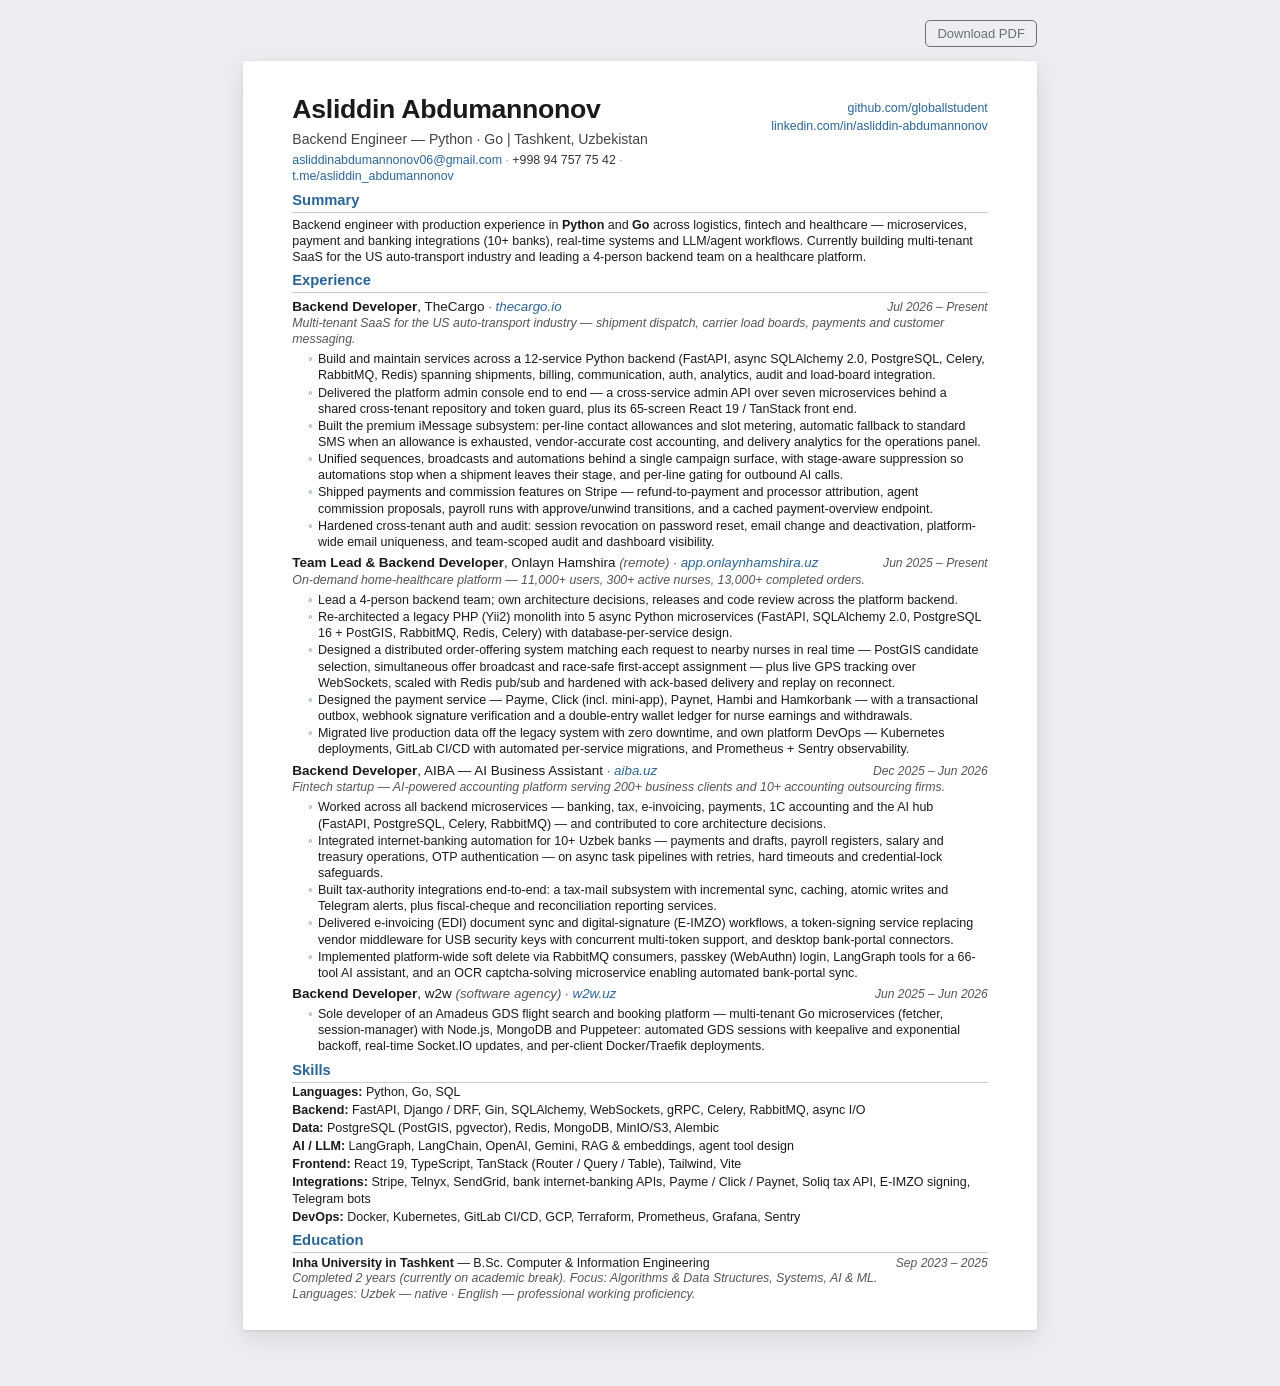
<file: index.html>
<!DOCTYPE html>
<html lang="en">
<head>
<meta charset="utf-8">
<meta name="viewport" content="width=device-width, initial-scale=1">
<title>Asliddin Abdumannonov — Backend Engineer</title>
<meta name="description" content="Backend engineer (Python, Go) — microservices, payment and banking integrations, real-time systems. Tashkent, Uzbekistan.">
<meta name="author" content="Asliddin Abdumannonov">
<meta property="og:type" content="profile">
<meta property="og:title" content="Asliddin Abdumannonov — Backend Engineer">
<meta property="og:description" content="Backend engineer (Python, Go) — microservices, payment and banking integrations, real-time systems. Tashkent, Uzbekistan.">
<link rel="icon" href="data:image/svg+xml,<svg xmlns='http://www.w3.org/2000/svg' viewBox='0 0 100 100'><text y='.9em' font-size='90' font-family='Helvetica,Arial' font-weight='700' fill='%232a6496'>A</text></svg>">
<link rel="stylesheet" href="style.css">
</head>
<body>
<nav class="bar">
  <a href="asliddin_abdumannonov_resume.pdf" download>Download PDF</a>
</nav>
<main class="sheet">

<div class="header">
  <div>
    <h1>Asliddin Abdumannonov</h1>
    <div class="tagline">Backend Engineer — Python · Go | Tashkent, Uzbekistan</div>
    <div class="contact-row">
      <span><a href="mailto:asliddinabdumannonov06@gmail.com">asliddinabdumannonov06@gmail.com</a></span>
      <span>+998 94 757 75 42</span>
      <span><a href="https://t.me/asliddin_abdumannonov">t.me/asliddin_abdumannonov</a></span>
    </div>
  </div>
  <div class="contact-right">
    <a href="https://github.com/globallstudent">github.com/globallstudent</a><br>
    <a href="https://linkedin.com/in/asliddin-abdumannonov">linkedin.com/in/asliddin-abdumannonov</a>
  </div>
</div>
<h2>Summary</h2>
<p class="summary">
Backend engineer with production experience in <b>Python</b> and <b>Go</b> across logistics, fintech and healthcare —
microservices, payment and banking integrations (10+ banks), real-time systems and LLM/agent workflows. Currently building
multi-tenant SaaS for the US auto-transport industry and leading a 4-person backend team on a healthcare platform.
</p>

<h2>Experience</h2>

<div class="job">
  <div class="job-head">
    <div class="job-title"><b>Backend Developer</b>, TheCargo <span class="muted">· <a href="https://thecargo.io">thecargo.io</a></span></div>
    <div class="job-dates">Jul 2026 – Present</div>
  </div>
  <div class="job-sub">Multi-tenant SaaS for the US auto-transport industry — shipment dispatch, carrier load boards, payments and customer messaging.</div>
  <ul>
    <li>Build and maintain services across a 12-service Python backend (FastAPI, async SQLAlchemy 2.0, PostgreSQL, Celery, RabbitMQ, Redis) spanning shipments, billing, communication, auth, analytics, audit and load-board integration.</li>
    <li>Delivered the platform admin console end to end — a cross-service admin API over seven microservices behind a shared cross-tenant repository and token guard, plus its 65-screen React 19 / TanStack front end.</li>
    <li>Built the premium iMessage subsystem: per-line contact allowances and slot metering, automatic fallback to standard SMS when an allowance is exhausted, vendor-accurate cost accounting, and delivery analytics for the operations panel.</li>
    <li>Unified sequences, broadcasts and automations behind a single campaign surface, with stage-aware suppression so automations stop when a shipment leaves their stage, and per-line gating for outbound AI calls.</li>
    <li>Shipped payments and commission features on Stripe — refund-to-payment and processor attribution, agent commission proposals, payroll runs with approve/unwind transitions, and a cached payment-overview endpoint.</li>
    <li>Hardened cross-tenant auth and audit: session revocation on password reset, email change and deactivation, platform-wide email uniqueness, and team-scoped audit and dashboard visibility.</li>
  </ul>
</div>

<div class="job">
  <div class="job-head">
    <div class="job-title"><b>Team Lead &amp; Backend Developer</b>, Onlayn Hamshira <span class="muted">(remote) · <a href="https://app.onlaynhamshira.uz">app.onlaynhamshira.uz</a></span></div>
    <div class="job-dates">Jun 2025 – Present</div>
  </div>
  <div class="job-sub">On-demand home-healthcare platform — 11,000+ users, 300+ active nurses, 13,000+ completed orders.</div>
  <ul>
    <li>Lead a 4-person backend team; own architecture decisions, releases and code review across the platform backend.</li>
    <li>Re-architected a legacy PHP (Yii2) monolith into 5 async Python microservices (FastAPI, SQLAlchemy 2.0, PostgreSQL 16 + PostGIS, RabbitMQ, Redis, Celery) with database-per-service design.</li>
    <li>Designed a distributed order-offering system matching each request to nearby nurses in real time — PostGIS candidate selection, simultaneous offer broadcast and race-safe first-accept assignment — plus live GPS tracking over WebSockets, scaled with Redis pub/sub and hardened with ack-based delivery and replay on reconnect.</li>
    <li>Designed the payment service — Payme, Click (incl. mini-app), Paynet, Hambi and Hamkorbank — with a transactional outbox, webhook signature verification and a double-entry wallet ledger for nurse earnings and withdrawals.</li>
    <li>Migrated live production data off the legacy system with zero downtime, and own platform DevOps — Kubernetes deployments, GitLab CI/CD with automated per-service migrations, and Prometheus + Sentry observability.</li>
  </ul>
</div>

<div class="job">
  <div class="job-head">
    <div class="job-title"><b>Backend Developer</b>, AIBA — AI Business Assistant <span class="muted">· <a href="https://aiba.uz">aiba.uz</a></span></div>
    <div class="job-dates">Dec 2025 – Jun 2026</div>
  </div>
  <div class="job-sub">Fintech startup — AI-powered accounting platform serving 200+ business clients and 10+ accounting outsourcing firms.</div>
  <ul>
    <li>Worked across all backend microservices — banking, tax, e-invoicing, payments, 1C accounting and the AI hub (FastAPI, PostgreSQL, Celery, RabbitMQ) — and contributed to core architecture decisions.</li>
    <li>Integrated internet-banking automation for 10+ Uzbek banks — payments and drafts, payroll registers, salary and treasury operations, OTP authentication — on async task pipelines with retries, hard timeouts and credential-lock safeguards.</li>
    <li>Built tax-authority integrations end-to-end: a tax-mail subsystem with incremental sync, caching, atomic writes and Telegram alerts, plus fiscal-cheque and reconciliation reporting services.</li>
    <li>Delivered e-invoicing (EDI) document sync and digital-signature (E-IMZO) workflows, a token-signing service replacing vendor middleware for USB security keys with concurrent multi-token support, and desktop bank-portal connectors.</li>
    <li>Implemented platform-wide soft delete via RabbitMQ consumers, passkey (WebAuthn) login, LangGraph tools for a 66-tool AI assistant, and an OCR captcha-solving microservice enabling automated bank-portal sync.</li>
  </ul>
</div>

<div class="job">
  <div class="job-head">
    <div class="job-title"><b>Backend Developer</b>, w2w <span class="muted">(software agency) · <a href="https://w2w.uz">w2w.uz</a></span></div>
    <div class="job-dates">Jun 2025 – Jun 2026</div>
  </div>
  <ul>
    <li>Sole developer of an Amadeus GDS flight search and booking platform — multi-tenant Go microservices (fetcher, session-manager) with Node.js, MongoDB and Puppeteer: automated GDS sessions with keepalive and exponential backoff, real-time Socket.IO updates, and per-client Docker/Traefik deployments.</li>
  </ul>
</div>

<h2>Skills</h2>
<div class="skills">
  <p><b>Languages:</b> Python, Go, SQL</p>
  <p><b>Backend:</b> FastAPI, Django / DRF, Gin, SQLAlchemy, WebSockets, gRPC, Celery, RabbitMQ, async I/O</p>
  <p><b>Data:</b> PostgreSQL (PostGIS, pgvector), Redis, MongoDB, MinIO/S3, Alembic</p>
  <p><b>AI / LLM:</b> LangGraph, LangChain, OpenAI, Gemini, RAG &amp; embeddings, agent tool design</p>
  <p><b>Frontend:</b> React 19, TypeScript, TanStack (Router / Query / Table), Tailwind, Vite</p>
  <p><b>Integrations:</b> Stripe, Telnyx, SendGrid, bank internet-banking APIs, Payme / Click / Paynet, Soliq tax API, E-IMZO signing, Telegram bots</p>
  <p><b>DevOps:</b> Docker, Kubernetes, GitLab CI/CD, GCP, Terraform, Prometheus, Grafana, Sentry</p>
</div>

<h2>Education</h2>
<div class="edu-head">
  <div><b>Inha University in Tashkent</b> — B.Sc. Computer &amp; Information Engineering</div>
  <div class="job-dates">Sep 2023 – 2025</div>
</div>
<div class="muted">Completed 2 years (currently on academic break). Focus: Algorithms &amp; Data Structures, Systems, AI &amp; ML.<br>
Languages: Uzbek — native · English — professional working proficiency.</div>

</main>
</body>
</html>
</file>
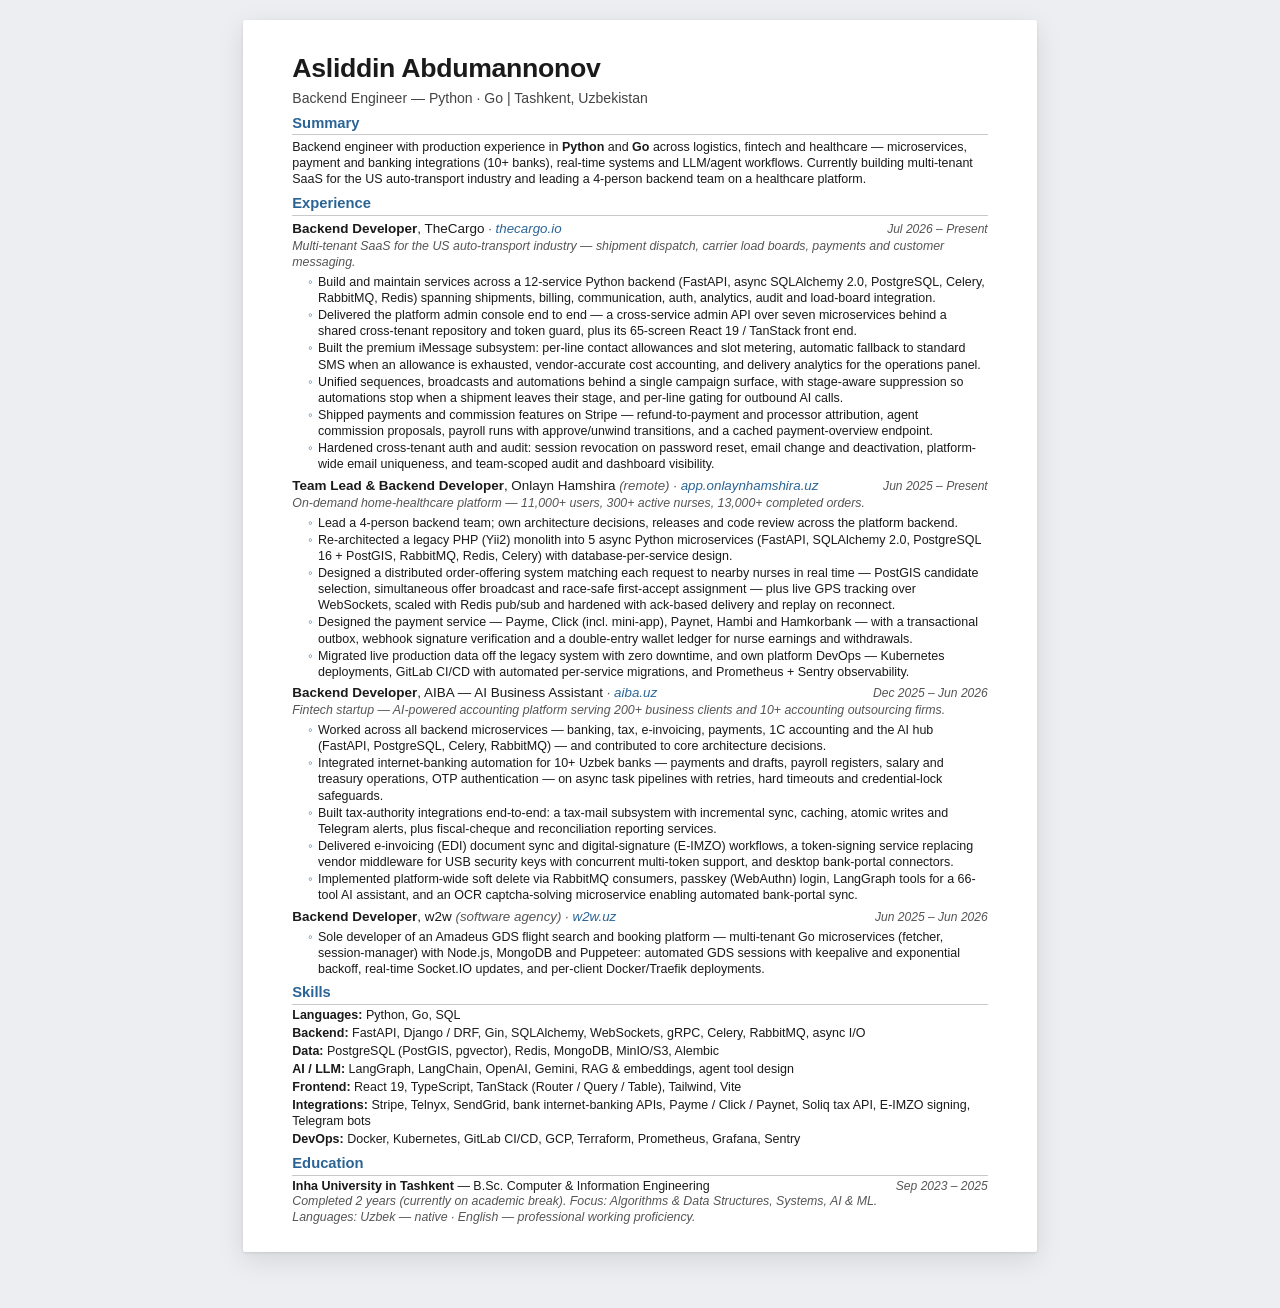
<file: hire/index.html>
<!DOCTYPE html>
<html lang="en">
<head>
<meta charset="utf-8">
<meta name="viewport" content="width=device-width, initial-scale=1">
<title>Asliddin Abdumannonov — Backend Engineer</title>
<meta name="description" content="Backend engineer (Python, Go) — microservices, payment and banking integrations, real-time systems. Tashkent, Uzbekistan.">
<meta name="author" content="Asliddin Abdumannonov">
<meta property="og:type" content="profile">
<meta property="og:title" content="Asliddin Abdumannonov — Backend Engineer">
<meta property="og:description" content="Backend engineer (Python, Go) — microservices, payment and banking integrations, real-time systems. Tashkent, Uzbekistan.">
<link rel="icon" href="data:image/svg+xml,<svg xmlns='http://www.w3.org/2000/svg' viewBox='0 0 100 100'><text y='.9em' font-size='90' font-family='Helvetica,Arial' font-weight='700' fill='%232a6496'>A</text></svg>">
<link rel="stylesheet" href="../style.css">
</head>
<body>
<main class="sheet">

<div class="header">
  <div>
    <h1>Asliddin Abdumannonov</h1>
    <div class="tagline">Backend Engineer — Python · Go | Tashkent, Uzbekistan</div>
  </div>
</div>
<h2>Summary</h2>
<p class="summary">
Backend engineer with production experience in <b>Python</b> and <b>Go</b> across logistics, fintech and healthcare —
microservices, payment and banking integrations (10+ banks), real-time systems and LLM/agent workflows. Currently building
multi-tenant SaaS for the US auto-transport industry and leading a 4-person backend team on a healthcare platform.
</p>

<h2>Experience</h2>

<div class="job">
  <div class="job-head">
    <div class="job-title"><b>Backend Developer</b>, TheCargo <span class="muted">· <a href="https://thecargo.io">thecargo.io</a></span></div>
    <div class="job-dates">Jul 2026 – Present</div>
  </div>
  <div class="job-sub">Multi-tenant SaaS for the US auto-transport industry — shipment dispatch, carrier load boards, payments and customer messaging.</div>
  <ul>
    <li>Build and maintain services across a 12-service Python backend (FastAPI, async SQLAlchemy 2.0, PostgreSQL, Celery, RabbitMQ, Redis) spanning shipments, billing, communication, auth, analytics, audit and load-board integration.</li>
    <li>Delivered the platform admin console end to end — a cross-service admin API over seven microservices behind a shared cross-tenant repository and token guard, plus its 65-screen React 19 / TanStack front end.</li>
    <li>Built the premium iMessage subsystem: per-line contact allowances and slot metering, automatic fallback to standard SMS when an allowance is exhausted, vendor-accurate cost accounting, and delivery analytics for the operations panel.</li>
    <li>Unified sequences, broadcasts and automations behind a single campaign surface, with stage-aware suppression so automations stop when a shipment leaves their stage, and per-line gating for outbound AI calls.</li>
    <li>Shipped payments and commission features on Stripe — refund-to-payment and processor attribution, agent commission proposals, payroll runs with approve/unwind transitions, and a cached payment-overview endpoint.</li>
    <li>Hardened cross-tenant auth and audit: session revocation on password reset, email change and deactivation, platform-wide email uniqueness, and team-scoped audit and dashboard visibility.</li>
  </ul>
</div>

<div class="job">
  <div class="job-head">
    <div class="job-title"><b>Team Lead &amp; Backend Developer</b>, Onlayn Hamshira <span class="muted">(remote) · <a href="https://app.onlaynhamshira.uz">app.onlaynhamshira.uz</a></span></div>
    <div class="job-dates">Jun 2025 – Present</div>
  </div>
  <div class="job-sub">On-demand home-healthcare platform — 11,000+ users, 300+ active nurses, 13,000+ completed orders.</div>
  <ul>
    <li>Lead a 4-person backend team; own architecture decisions, releases and code review across the platform backend.</li>
    <li>Re-architected a legacy PHP (Yii2) monolith into 5 async Python microservices (FastAPI, SQLAlchemy 2.0, PostgreSQL 16 + PostGIS, RabbitMQ, Redis, Celery) with database-per-service design.</li>
    <li>Designed a distributed order-offering system matching each request to nearby nurses in real time — PostGIS candidate selection, simultaneous offer broadcast and race-safe first-accept assignment — plus live GPS tracking over WebSockets, scaled with Redis pub/sub and hardened with ack-based delivery and replay on reconnect.</li>
    <li>Designed the payment service — Payme, Click (incl. mini-app), Paynet, Hambi and Hamkorbank — with a transactional outbox, webhook signature verification and a double-entry wallet ledger for nurse earnings and withdrawals.</li>
    <li>Migrated live production data off the legacy system with zero downtime, and own platform DevOps — Kubernetes deployments, GitLab CI/CD with automated per-service migrations, and Prometheus + Sentry observability.</li>
  </ul>
</div>

<div class="job">
  <div class="job-head">
    <div class="job-title"><b>Backend Developer</b>, AIBA — AI Business Assistant <span class="muted">· <a href="https://aiba.uz">aiba.uz</a></span></div>
    <div class="job-dates">Dec 2025 – Jun 2026</div>
  </div>
  <div class="job-sub">Fintech startup — AI-powered accounting platform serving 200+ business clients and 10+ accounting outsourcing firms.</div>
  <ul>
    <li>Worked across all backend microservices — banking, tax, e-invoicing, payments, 1C accounting and the AI hub (FastAPI, PostgreSQL, Celery, RabbitMQ) — and contributed to core architecture decisions.</li>
    <li>Integrated internet-banking automation for 10+ Uzbek banks — payments and drafts, payroll registers, salary and treasury operations, OTP authentication — on async task pipelines with retries, hard timeouts and credential-lock safeguards.</li>
    <li>Built tax-authority integrations end-to-end: a tax-mail subsystem with incremental sync, caching, atomic writes and Telegram alerts, plus fiscal-cheque and reconciliation reporting services.</li>
    <li>Delivered e-invoicing (EDI) document sync and digital-signature (E-IMZO) workflows, a token-signing service replacing vendor middleware for USB security keys with concurrent multi-token support, and desktop bank-portal connectors.</li>
    <li>Implemented platform-wide soft delete via RabbitMQ consumers, passkey (WebAuthn) login, LangGraph tools for a 66-tool AI assistant, and an OCR captcha-solving microservice enabling automated bank-portal sync.</li>
  </ul>
</div>

<div class="job">
  <div class="job-head">
    <div class="job-title"><b>Backend Developer</b>, w2w <span class="muted">(software agency) · <a href="https://w2w.uz">w2w.uz</a></span></div>
    <div class="job-dates">Jun 2025 – Jun 2026</div>
  </div>
  <ul>
    <li>Sole developer of an Amadeus GDS flight search and booking platform — multi-tenant Go microservices (fetcher, session-manager) with Node.js, MongoDB and Puppeteer: automated GDS sessions with keepalive and exponential backoff, real-time Socket.IO updates, and per-client Docker/Traefik deployments.</li>
  </ul>
</div>

<h2>Skills</h2>
<div class="skills">
  <p><b>Languages:</b> Python, Go, SQL</p>
  <p><b>Backend:</b> FastAPI, Django / DRF, Gin, SQLAlchemy, WebSockets, gRPC, Celery, RabbitMQ, async I/O</p>
  <p><b>Data:</b> PostgreSQL (PostGIS, pgvector), Redis, MongoDB, MinIO/S3, Alembic</p>
  <p><b>AI / LLM:</b> LangGraph, LangChain, OpenAI, Gemini, RAG &amp; embeddings, agent tool design</p>
  <p><b>Frontend:</b> React 19, TypeScript, TanStack (Router / Query / Table), Tailwind, Vite</p>
  <p><b>Integrations:</b> Stripe, Telnyx, SendGrid, bank internet-banking APIs, Payme / Click / Paynet, Soliq tax API, E-IMZO signing, Telegram bots</p>
  <p><b>DevOps:</b> Docker, Kubernetes, GitLab CI/CD, GCP, Terraform, Prometheus, Grafana, Sentry</p>
</div>

<h2>Education</h2>
<div class="edu-head">
  <div><b>Inha University in Tashkent</b> — B.Sc. Computer &amp; Information Engineering</div>
  <div class="job-dates">Sep 2023 – 2025</div>
</div>
<div class="muted">Completed 2 years (currently on academic break). Focus: Algorithms &amp; Data Structures, Systems, AI &amp; ML.<br>
Languages: Uzbek — native · English — professional working proficiency.</div>

</main>
</body>
</html>
</file>
<file: style.css>
/* Asliddin Abdumannonov — resume stylesheet.
   Screen: responsive "sheet on a desk". Print: exact A4, identical to the PDF. */

:root {
  --paper:  #ffffff;
  --ink:    #1a1a1a;
  --accent: #2a6496;
  --muted:  #555555;
  --rule:   #c9c9c9;
  --desk:   #eceef1;
  --desk-fg:#41454d;
}
@media (prefers-color-scheme: dark) {
  :root { --desk: #17181b; --desk-fg: #9aa0aa; }
}

* { margin: 0; padding: 0; box-sizing: border-box; }

body {
  background: var(--desk);
  padding: 20px 12px 56px;
  display: flex;
  flex-direction: column;
  align-items: center;
  gap: 14px;
  font-family: "Helvetica Neue", Arial, sans-serif;
}

/* ---- screen-only toolbar ---- */
.bar {
  width: 210mm; max-width: 100%;
  display: flex; justify-content: flex-end; gap: 10px;
  font-size: 13px; color: var(--desk-fg);
}
.bar a {
  color: inherit; text-decoration: none;
  border: 1px solid currentColor; border-radius: 5px;
  padding: 5px 11px; opacity: .75;
}
.bar a:hover { opacity: 1; }

/* ---- the sheet ---- */
.sheet {
  width: 210mm; max-width: 100%;
  background: var(--paper);
  color: var(--ink);
  font-size: 12.5px;
  line-height: 1.29;
  padding: 9mm clamp(16px, 5vw, 13mm) 7mm;
  box-shadow: 0 1px 3px rgba(0,0,0,.10), 0 8px 28px rgba(0,0,0,.10);
  border-radius: 2px;
}
.sheet a { color: var(--accent); text-decoration: none; }
.sheet a:hover { text-decoration: underline; }

/* Header */
.header { display: flex; justify-content: space-between; align-items: flex-start; gap: 6mm; }
.header > :first-child { min-width: 0; }
.contact-right { flex: none; }
h1 { font-size: 2.135em; font-weight: 700; letter-spacing: -0.3px; line-height: 1.1; }
.tagline { font-size: 1.124em; color: #444; margin-top: 1.5mm; }
.contact-right { text-align: right; font-size: .989em; line-height: 1.5; padding-top: 1mm; }
.contact-row { font-size: .989em; color: #333; margin-top: 1.2mm; }
.contact-row span + span::before { content: " · "; color: #999; }

/* Sections */
h2 {
  font-size: 1.180em; font-weight: 700; color: var(--accent);
  margin: 1.7mm 0 0.5mm; padding-bottom: 0.5mm;
  border-bottom: 0.5pt solid var(--rule);
}
.summary { margin-top: 1mm; }

/* Jobs */
.job { margin-top: 1.15mm; }
.job:first-of-type { margin-top: 1mm; }
.job-head { display: flex; justify-content: space-between; align-items: baseline; gap: 4mm; }
.job-title { font-size: 1.079em; }
.job-title b { font-weight: 700; }
.job-dates { font-size: .966em; color: var(--muted); font-style: italic; white-space: nowrap; }
.job-sub { font-size: .989em; color: var(--muted); font-style: italic; margin-top: 0.3mm; }
ul { margin: 0.8mm 0 0 4.2mm; list-style: none; }
li { margin-bottom: 0.28mm; padding-left: 2.6mm; position: relative; }
li::before { content: "◦"; position: absolute; left: 0; color: var(--accent); }

/* Skills */
.skills p { margin-bottom: 0.5mm; }
.skills b { font-weight: 600; }

.edu-head { display: flex; justify-content: space-between; align-items: baseline; gap: 4mm; }
.muted { color: var(--muted); font-style: italic; font-size: .989em; }

/* Narrow screens: let the two header columns stack cleanly */
@media (max-width: 620px) {
  .header { flex-direction: column; gap: 2mm; }
  .contact-right { text-align: left; padding-top: 0; }
  .job-head, .edu-head { flex-direction: column; gap: 0; }
  .job-dates { font-style: normal; }
}

/* ---- print: restore the exact A4 document ---- */
@page { size: A4; margin: 0; }
@media print {
  :root { --desk: #fff; }
  body {
    display: block; background: #fff; padding: 0;
    width: 210mm;
    -webkit-print-color-adjust: exact; print-color-adjust: exact;
  }
  .bar { display: none !important; }
  .sheet {
    width: 210mm; max-width: none;
    font-size: 8.6pt;
    padding: 8mm 12mm 5mm;
    box-shadow: none; border-radius: 0;
  }
  .sheet a { color: var(--accent); }
  .header, .job-head, .edu-head { flex-direction: row; gap: 0; }
  .contact-right { text-align: right; padding-top: 1mm; }
  .job-dates { font-style: italic; }
}
</file>
